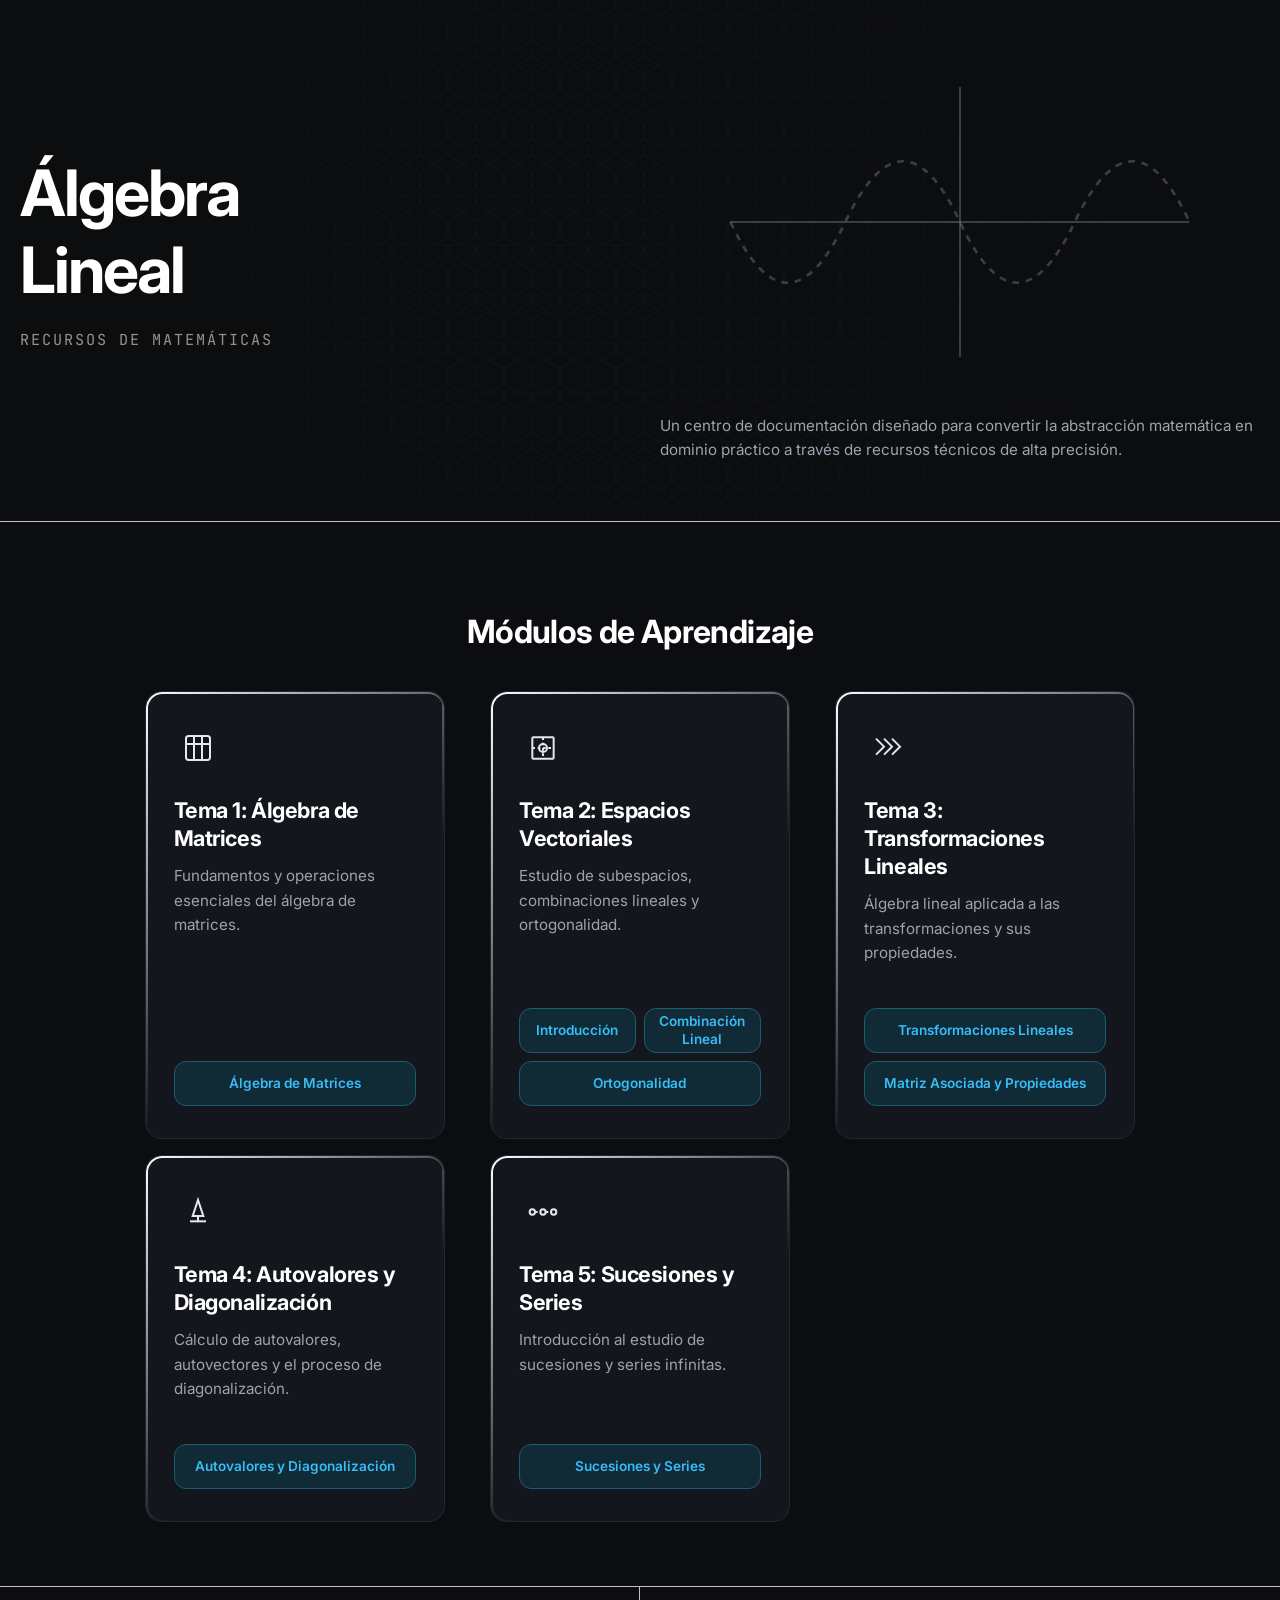
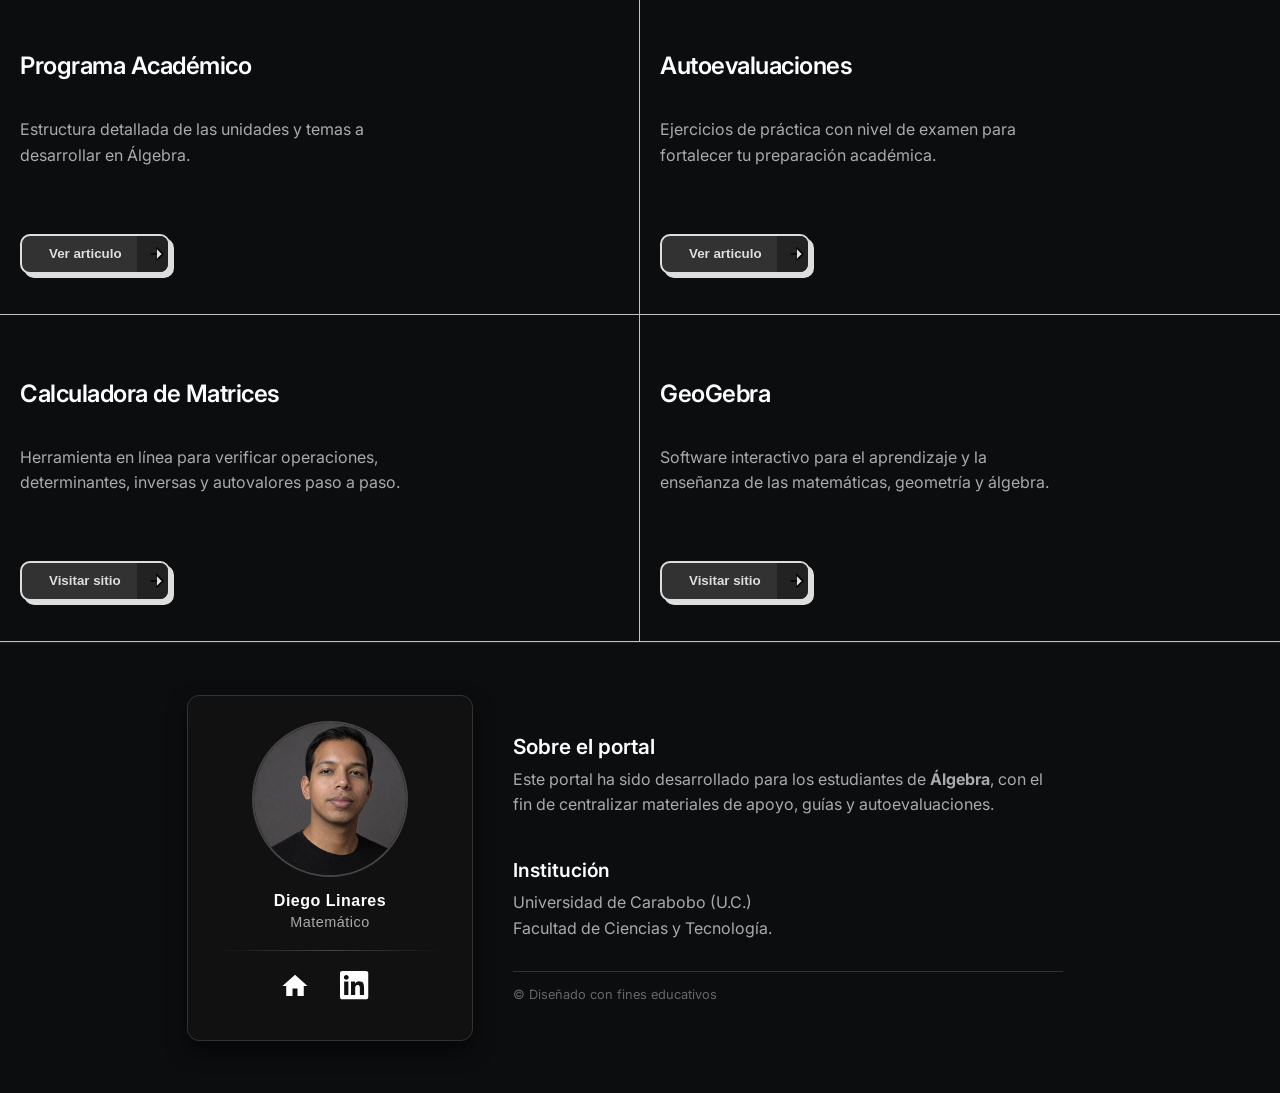
<file: index.html>
<!DOCTYPE html>
<html lang="es">

<head>
    <meta charset="UTF-8">
    <meta name="viewport" content="width=device-width, initial-scale=1.0">

    <title>Álgebra — Recursos de Matemáticas</title>
    <link rel="icon" type="image/png" href="assets/img/icon.png">

    <script type="application/ld+json">
    {
      "@context": "https://schema.org",
      "@type": "LearningResource",
      "name": "Álgebra — Recursos de Matemáticas",
      "url": "https://diegol117.github.io/elementos-discretos/",
      "inLanguage": "es",
      "author": {
        "@type": "Person",
        "name": "Diego Linares",
        "url": "https://diegol117.github.io/",
        "sameAs": [
          "https://www.linkedin.com/in/diegolinares117/",
          "https://orcid.org/0009-0003-5912-0066",
          "https://scholar.google.co.ve/citations?hl=es&user=8VQK9UcAAAAJ",
          "https://github.com/diegol117"
        ]
      }
    }
    </script>

    <meta name="description"
        content="Plataforma académica especializada en el estudio del Álgebra. Explore recursos sobre matrices, espacios vectoriales, transformaciones lineales, autovalores y sucesiones.">

    <meta name="keywords"
        content="álgebra, álgebra lineal, matrices, espacios vectoriales, transformaciones lineales, autovalores, sucesiones, series, recursos académicos">
    <link href="https://fonts.googleapis.com/css2?family=Inter:wght@400;700&family=JetBrains+Mono&display=swap"
        rel="stylesheet">
    <link rel="stylesheet" href="style.css">
    <script src="assets/js/script.js" defer></script>

    <style>
        /* Estilos adicionales para la cuadrícula de botones */
        .topics-grid {
            display: flex;
            flex-wrap: wrap;
            gap: 8px;
            margin-top: 15px;
            width: 100%;
        }

        .topics-grid .btn-apuntes {
            flex: 1 1 calc(50% - 8px);
            /* 2 columnas por defecto */
            padding: 10px 12px;
            font-size: 0.85rem;
            justify-content: center;
            text-align: center;
            min-height: 45px;
            display: flex;
            align-items: center;
        }

        /* Si el botón es el único hijo, que ocupe todo el ancho */
        .topics-grid .btn-apuntes:only-child {
            flex: 1 1 100%;
        }

        .topics-grid .btn-apuntes span {
            white-space: normal;
            line-height: 1.3;
        }

        /* Animación de la onda oscilante */
        .oscillating-wave {
            stroke-dasharray: 1000;
            stroke-dashoffset: 1000;
            animation: drawWave 4s ease-in-out infinite alternate;
        }

        @keyframes drawWave {
            0% {
                stroke-dashoffset: 1000;
            }

            100% {
                stroke-dashoffset: 0;
            }
        }

        /* Iconos de tarjetas */
        .card-icon-spiral {
            width: 100%;
            height: 100%;
            display: flex;
            align-items: center;
            justify-content: center;
        }
    </style>
</head>

<body>

    <header class="hero-section">
        <div class="hexagon-grid" aria-hidden="true"></div>

        <div class="container-max hero-container">
            <div class="hero-title-block">
                <h1 class="hero-main-title">Álgebra<br>Lineal</h1>
                <p class="hero-subtitle">Recursos de Matemáticas</p>
            </div>

            <div class="hero-content-block">
                <div class="venn-animation-container">
                    <!-- Figura oscilante -->
                    <svg class="dynamic-venn" viewBox="0 0 400 240" xmlns="http://www.w3.org/2000/svg" role="img">
                        <title>Onda oscilante en plano cartesiano</title>
                        <defs>
                            <linearGradient id="gradWave" x1="0%" y1="0%" x2="100%" y2="0%">
                                <stop offset="0%" style="stop-color:#00baeb;stop-opacity:1" />
                                <stop offset="100%" style="stop-color:#00baeb;stop-opacity:0.3" />
                            </linearGradient>
                        </defs>
                        <!-- Ejes -->
                        <line x1="30" y1="120" x2="370" y2="120" stroke="rgba(255,255,255,0.2)" stroke-width="1.5" />
                        <line x1="200" y1="20" x2="200" y2="220" stroke="rgba(255,255,255,0.2)" stroke-width="1.5" />

                        <!-- Onda Oscilante -->
                        <path class="oscillating-wave" d="M 30 120 Q 72 30, 115 120 T 200 120 T 285 120 T 370 120"
                            fill="none" stroke="url(#gradWave)" stroke-width="3" />
                        <path d="M 30 120 Q 72 210, 115 120 T 200 120 T 285 120 T 370 120" fill="none"
                            stroke="rgba(255,255,255,0.2)" stroke-width="2" stroke-dasharray="5,5" />
                    </svg>
                </div>

                <div class="hero-text">
                    <p class="card-paragraph" style="font-size: 0.95rem;">
                        Un centro de documentación diseñado para convertir la abstracción matemática en dominio práctico
                        a través de recursos técnicos de alta precisión.
                    </p>
                </div>
            </div>
        </div>
    </header>

    <main>
        <section class="features-section">
            <div class="container-max">
                <h2 class="main-title">Módulos de Aprendizaje</h2>

                <div class="features-grid">
                    <!-- TARJETA 1: Tema 1 -->
                    <article class="feature-card">
                        <div class="icon-box bg-yellow" aria-hidden="true">
                            <div class="card-icon-spiral">
                                <svg viewBox="0 0 24 24" fill="none" stroke="currentColor" stroke-width="1.5"
                                    style="width: 32px; height: 32px;">
                                    <rect x="3" y="3" width="18" height="18" rx="2" ry="2" />
                                    <line x1="3" y1="9" x2="21" y2="9" />
                                    <line x1="9" y1="3" x2="9" y2="21" />
                                    <line x1="15" y1="3" x2="15" y2="21" />
                                </svg>
                            </div>
                        </div>
                        <h3 class="card-title">Tema 1: Álgebra de Matrices</h3>
                        <p class="card-paragraph">Fundamentos y operaciones esenciales del álgebra de matrices.</p>

                        <div class="card-actions-group">
                            <div class="topics-grid">
                                <a href="assets\docs\tema_1.html" class="btn-apuntes btn-primary"><span>Álgebra de
                                        Matrices</span></a>
                            </div>
                        </div>
                    </article>

                    <!-- TARJETA 2: Tema 2 -->
                    <article class="feature-card">
                        <div class="icon-box bg-coral" aria-hidden="true">
                            <div class="card-icon-spiral">
                                <svg viewBox="0 0 24 24" fill="none" stroke="currentColor" stroke-width="1.5"
                                    style="width: 32px; height: 32px;">
                                    <path d="M4 20 L4 4 M4 4 L20 4 M20 4 L20 20 M20 20 L4 20" />
                                    <circle cx="12" cy="12" r="3" />
                                    <line x1="4" y1="12" x2="20" y2="12" stroke-dasharray="2,2" />
                                    <line x1="12" y1="4" x2="12" y2="20" stroke-dasharray="2,2" />
                                </svg>
                            </div>
                        </div>
                        <h3 class="card-title">Tema 2: Espacios Vectoriales</h3>
                        <p class="card-paragraph">Estudio de subespacios, combinaciones lineales y ortogonalidad.</p>

                        <div class="card-actions-group">
                            <div class="topics-grid">
                                <a href="assets\docs\tema_2.html"
                                    class="btn-apuntes btn-primary"><span>Introducción</span></a>
                                <a href="assets\docs\tema_2_b.html" class="btn-apuntes btn-primary"><span>Combinación
                                        Lineal</span></a>
                                <a href="assets\docs\tema_2_c.html"
                                    class="btn-apuntes btn-primary"><span>Ortogonalidad</span></a>
                            </div>
                        </div>
                    </article>

                    <!-- TARJETA 3: Tema 3 -->
                    <article class="feature-card">
                        <div class="icon-box bg-purple" aria-hidden="true">
                            <div class="card-icon-spiral">
                                <svg viewBox="0 0 24 24" fill="none" stroke="currentColor" stroke-width="1.5"
                                    style="width: 32px; height: 32px;">
                                    <path d="M3 17l6-6-6-6M9 17l6-6-6-6M15 17l6-6-6-6" />
                                </svg>
                            </div>
                        </div>
                        <h3 class="card-title">Tema 3: Transformaciones Lineales</h3>
                        <p class="card-paragraph">Álgebra lineal aplicada a las transformaciones y sus propiedades.</p>

                        <div class="card-actions-group">
                            <div class="topics-grid">
                                <a href="assets\docs\tema_3_1.html"
                                    class="btn-apuntes btn-primary"><span>Transformaciones Lineales</span></a>
                                <a href="assets\docs\tema_3_2.html" class="btn-apuntes btn-primary"><span>Matriz
                                        Asociada y Propiedades</span></a>
                            </div>
                        </div>
                    </article>

                    <!-- TARJETA 4: Tema 4 -->
                    <article class="feature-card">
                        <div class="icon-box bg-green" aria-hidden="true">
                            <div class="card-icon-spiral">
                                <svg viewBox="0 0 24 24" fill="none" stroke="currentColor" stroke-width="1.5"
                                    style="width: 32px; height: 32px;">
                                    <path d="M8 15 L12 3 L16 15 Z" />
                                    <line x1="6" y1="19" x2="18" y2="19" />
                                    <line x1="12" y1="15" x2="12" y2="19" />
                                </svg>
                            </div>
                        </div>
                        <h3 class="card-title">Tema 4: Autovalores y Diagonalización</h3>
                        <p class="card-paragraph">Cálculo de autovalores, autovectores y el proceso de diagonalización.
                        </p>

                        <div class="card-actions-group">
                            <div class="topics-grid">
                                <a href="assets\docs\tema_4.html" class="btn-apuntes btn-primary"><span>Autovalores y
                                        Diagonalización</span></a>
                            </div>
                        </div>
                    </article>

                    <!-- TARJETA 5: Tema 5 -->
                    <article class="feature-card">
                        <div class="icon-box bg-blue" aria-hidden="true">
                            <div class="card-icon-spiral">
                                <svg viewBox="0 0 24 24" fill="none" stroke="currentColor" stroke-width="1.5"
                                    style="width: 32px; height: 32px;">
                                    <circle cx="4" cy="12" r="2" />
                                    <circle cx="12" cy="12" r="2" />
                                    <circle cx="20" cy="12" r="2" />
                                    <path d="M6 12h4M14 12h4" stroke-dasharray="2,2" />
                                </svg>
                            </div>
                        </div>
                        <h3 class="card-title">Tema 5: Sucesiones y Series</h3>
                        <p class="card-paragraph">Introducción al estudio de sucesiones y series infinitas.</p>

                        <div class="card-actions-group">
                            <div class="topics-grid">
                                <a href="assets\docs\tema_5.html" class="btn-apuntes btn-primary"><span>Sucesiones y
                                        Series</span></a>
                            </div>
                        </div>
                    </article>

                </div>
            </div>
        </section>
        <!-- Sección de descargas -->
        <section class="downloads-section">
            <div class="container-max downloads-grid">

                <!-- 1. Programa Académico -->
                <div class="download-card">
                    <h3 class="download-title">Programa Académico</h3>
                    <p class="download-text">Estructura detallada de las unidades y temas a desarrollar en Álgebra.</p>
                    <button class="button" onclick="window.location.href='assets/docs/temario.html'">
                        <span class="button__text">Ver articulo</span>
                        <span class="button__icon">
                            <!-- Nuevo ícono de flecha hacia la derecha -->
                            <svg class="svg" viewBox="0 0 24 24" fill="none" stroke="currentColor" stroke-width="2"
                                stroke-linecap="round" stroke-linejoin="round">
                                <line x1="5" y1="12" x2="19" y2="12"></line>
                                <polyline points="12 5 19 12 12 19"></polyline>
                            </svg>
                        </span>
                    </button>
                </div>
                <div class="download-card">
                    <h3 class="download-title">Autoevaluaciones</h3>
                    <p class="download-text">Ejercicios de práctica con nivel de examen para fortalecer tu preparación
                        académica.</p>
                    <button class="button" onclick="window.location.href='assets/docs/banco-preguntas.html'">
                        <span class="button__text">Ver articulo</span>
                        <span class="button__icon">
                            <!-- Nuevo ícono de flecha hacia la derecha -->
                            <svg class="svg" viewBox="0 0 24 24" fill="none" stroke="currentColor" stroke-width="2"
                                stroke-linecap="round" stroke-linejoin="round">
                                <line x1="5" y1="12" x2="19" y2="12"></line>
                                <polyline points="12 5 19 12 12 19"></polyline>
                            </svg>
                        </span>
                    </button>
                </div>


                <!-- 3. Calculadora de Matrices -->
                <div class="download-card">
                    <h3 class="download-title">Calculadora de Matrices</h3>
                    <p class="download-text">Herramienta en línea para verificar operaciones, determinantes, inversas y
                        autovalores paso a paso.</p>
                    <button class="button" onclick="window.open('https://matrixcalc.org/', '_blank')">
                        <span class="button__text">Visitar sitio</span>
                        <span class="button__icon">
                            <svg class="svg" viewBox="0 0 24 24" fill="none" stroke="currentColor" stroke-width="2"
                                stroke-linecap="round" stroke-linejoin="round">
                                <line x1="5" y1="12" x2="19" y2="12"></line>
                                <polyline points="12 5 19 12 12 19"></polyline>
                            </svg>
                        </span>
                    </button>
                </div>

                <!-- 2. GeoGebra -->
                <div class="download-card">
                    <h3 class="download-title">GeoGebra</h3>
                    <p class="download-text">Software interactivo para el aprendizaje y la enseñanza de las matemáticas,
                        geometría y álgebra.</p>

                    <button class="button" onclick="window.open('https://www.geogebra.org/', '_blank')">
                        <span class="button__text">Visitar sitio</span>
                        <span class="button__icon">
                            <!-- Ícono de flecha hacia la derecha -->
                            <svg class="svg" viewBox="0 0 24 24" fill="none" stroke="currentColor" stroke-width="2"
                                stroke-linecap="round" stroke-linejoin="round">
                                <line x1="5" y1="12" x2="19" y2="12"></line>
                                <polyline points="12 5 19 12 12 19"></polyline>
                            </svg>
                        </span>
                    </button>
                </div>


                <!-- 4. Autoevaluaciones -->


            </div>
        </section>
        <!-- Perfil -->
        <section class="profile-section">
            <div class="container-max"
                style="display: flex; flex-wrap: wrap; justify-content: center; align-items: center; gap: 10px; padding: 1px 1px; margin: 0 auto;">

                <div class="card-client" style="margin: 0;">
                    <div class="user-picture">
                        <img src="assets/img/profile-diego-2.jpg" alt="Diego Linares"
                            style="width: 100%; height: 100%; object-fit: cover; display: block;">
                    </div>
                    <p class="name-client">
                        Diego Linares
                        <span>Matemático</span>
                    </p>
                    <div class="social-media">
                        <ul
                            style="display:flex; flex-wrap:wrap; justify-content:center; gap:20px; padding:0; list-style:none; margin: 0;">
                            <li>
                                <a href="https://diegol117.github.io/" target="_blank" rel="noopener noreferrer">
                                    <svg viewBox="0 0 24 24" fill="currentColor" style="width: 30px; height: 30px;">
                                        <path d="M10 20v-6h4v6h5v-8h3L12 3 2 12h3v8z" />
                                    </svg>
                                    <span class="tooltip-social">Website</span>
                                </a>
                            </li>
                            <li>
                                <a href="https://www.linkedin.com/in/diegolinares117/" target="_blank"
                                    rel="noopener noreferrer">
                                    <svg viewBox="0 0 34 34" fill="currentColor" role="img"
                                        style="width: 40px; height: 40px;">
                                        <path
                                            d="M20.447 20.452h-3.554v-5.569c0-1.328-.027-3.037-1.852-3.037-1.853 0-2.136 1.445-2.136 2.939v5.667H9.351V9h3.414v1.561h.046c.477-.9 1.637-1.85 3.37-1.85 3.601 0 4.267 2.37 4.267 5.455v6.286zM5.337 7.433c-1.144 0-2.063-.926-2.063-2.065 0-1.138.92-2.063 2.063-2.063 1.14 0 2.064.925 2.064 2.063 0 1.139-.925 2.065-2.064 2.065zm1.782 13.019H3.555V9h3.564v11.452zM22.225 0H1.771C.792 0 0 .774 0 1.729v20.542C0 23.227.792 24 1.771 24h20.451C23.2 24 24 23.227 24 22.271V1.729C24 .774 23.2 0 22.222 0h.003z">
                                        </path>
                                    </svg>
                                    <span class="tooltip-social">LinkedIn</span>
                                </a>
                            </li>
                        </ul>
                    </div>
                </div>

                <div class="profile-info"
                    style="max-width: 550px; text-align: left; margin-left: 30px; margin-right: 30px; padding: 40px 0;">

                    <div class="info-item" style="margin-bottom: 40px;">
                        <h4 style="color: #fff; margin-bottom: 8px; font-size: 1.3rem;">Sobre el portal</h4>
                        <p style="color: #aaa; line-height: 1.6; font-size: 1rem; margin: 0;">
                            Este portal ha sido desarrollado para los estudiantes de <strong>Álgebra</strong>, con el
                            fin de centralizar materiales de apoyo, guías y autoevaluaciones.
                        </p>
                    </div>

                    <div class="info-item" style="margin-bottom: 20px;">
                        <h4 style="color: #fff; margin-bottom: 8px; font-size: 1.2rem;">Institución</h4>
                        <p style="color: #aaa; line-height: 1.6; font-size: 1rem; margin: 0;">
                            Universidad de Carabobo (U.C.)<br>
                            Facultad de Ciencias y Tecnología.
                        </p>
                    </div>

                    <div class="info-footer" style="border-top: 1px solid #333; padding-top: 15px; margin-top: 30px;">
                        <p style="color: #666; font-size: 0.8rem; margin: 0;">© Diseñado con fines educativos</p>
                    </div>
                </div>
            </div>
        </section>

    </main>

</body>

</html>
</file>
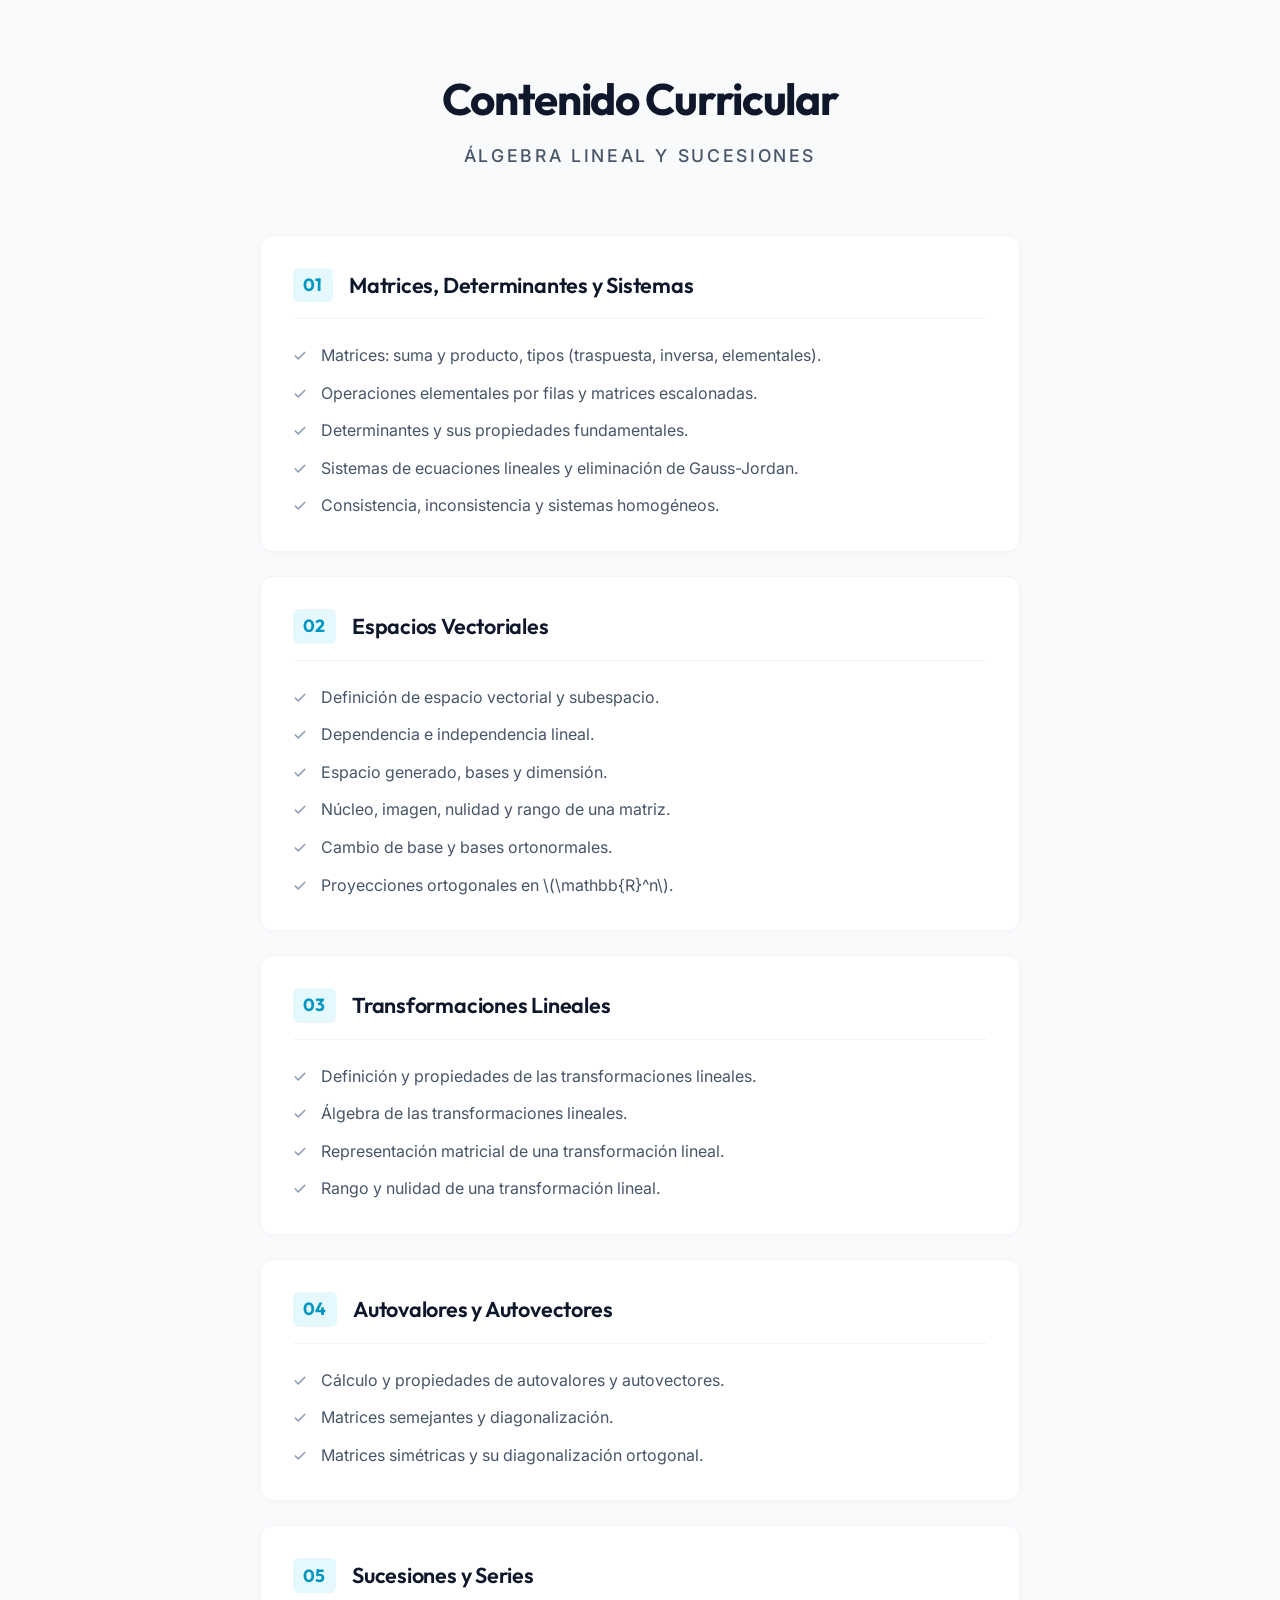
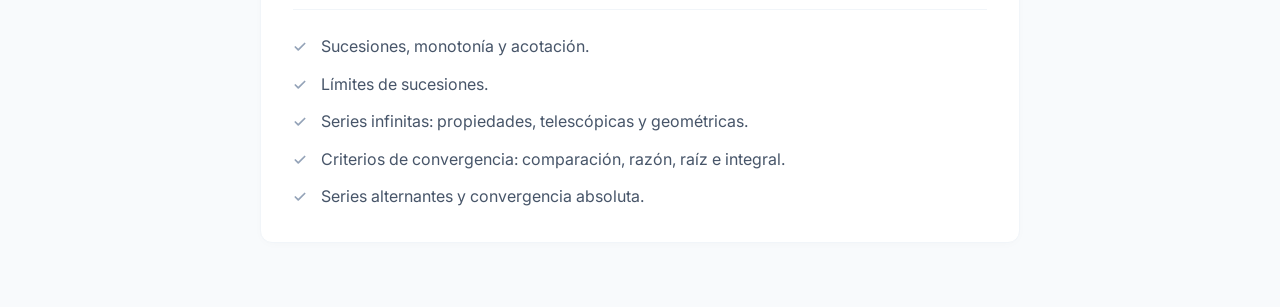
<file: assets/docs/temario.html>
<!DOCTYPE html>
<html lang="es">
<head>
  <meta charset="UTF-8">
  <meta name="viewport" content="width=device-width, initial-scale=1.0">
  <title>Temario de la Asignatura</title>
  
  <!-- Fuentes de Google -->
  <link rel="preconnect" href="https://fonts.googleapis.com">
  <link rel="preconnect" href="https://fonts.gstatic.com" crossorigin>
  <link href="https://fonts.googleapis.com/css2?family=Inter:wght@400;500&family=Outfit:wght@500;600;700&display=swap" rel="stylesheet">

  <style>
    :root {
      --bg: #f8fafc;
      --surface: #ffffff;
      --text-main: #0f172a;
      --text-muted: #475569;
      
      /* NUEVO COLOR PRINCIPAL (Cian) */
      --primary: #00baeb; 
      /* Fondo sutil para la etiqueta numérica (mismo color pero con opacidad) */
      --primary-light: rgba(0, 186, 235, 0.1); 
      
      --border: #e2e8f0;
    }

    * {
      box-sizing: border-box;
      margin: 0;
      padding: 0;
    }

    body {
      font-family: 'Inter', system-ui, sans-serif;
      background-color: var(--bg);
      color: var(--text-main);
      line-height: 1.6;
      padding: 4rem 1.5rem;
    }

    .container {
      max-width: 760px;
      margin: 0 auto;
    }

    /* Encabezado */
    .header {
      text-align: center;
      margin-bottom: 4rem;
    }

    .header h1 {
      font-family: 'Outfit', sans-serif;
      font-size: 2.75rem;
      font-weight: 700;
      color: var(--text-main);
      margin-bottom: 0.5rem;
      letter-spacing: -0.03em;
    }

    .header p {
      color: var(--text-muted);
      font-size: 1.1rem;
      text-transform: uppercase;
      letter-spacing: 0.15em;
      font-weight: 500;
    }

    /* Contenedor de los Temas */
    .syllabus-list {
      display: flex;
      flex-direction: column;
      gap: 1.5rem;
    }

    /* Tarjeta del Tema */
    .module {
      background-color: var(--surface);
      border: 1px solid #f1f5f9;
      border-radius: 12px;
      padding: 2rem;
      position: relative;
      box-shadow: 0 2px 12px -4px rgba(0, 0, 0, 0.04);
      transition: all 0.3s ease;
      overflow: hidden;
    }

    /* Barra de gradiente que aparece al hacer hover (usando tus colores) */
    .module::before {
      content: "";
      position: absolute;
      top: 0;
      left: 0;
      width: 4px;
      height: 100%;
      background: linear-gradient(180deg, rgba(0,186,235,1) 0%, rgba(0,186,235,0.3) 100%);
      opacity: 0;
      transition: opacity 0.3s ease;
    }

    .module:hover {
      box-shadow: 0 8px 25px -5px rgba(0, 186, 235, 0.15); /* Sombra con tinte cian */
      border-color: #e0f2fe;
      transform: translateX(4px); /* Se desplaza sutilmente a la derecha */
    }

    .module:hover::before {
      opacity: 1; /* Muestra la barra de gradiente */
    }

    /* Cabecera de la tarjeta (Número + Título) */
    .module-header {
      display: flex;
      align-items: center;
      gap: 1rem;
      margin-bottom: 1.5rem;
      border-bottom: 1px solid #f1f5f9;
      padding-bottom: 1rem;
    }

    /* Número estilizado */
    .module-number {
      font-family: 'Outfit', sans-serif;
      font-weight: 700;
      font-size: 1.1rem;
      color: #0096c0; /* Un tono ligeramente más oscuro para que sea legible sobre el fondo claro */
      background-color: var(--primary-light);
      padding: 0.2rem 0.6rem;
      border-radius: 6px;
      letter-spacing: 0.05em;
    }

    /* Título del Tema */
    .module h2 {
      font-family: 'Outfit', sans-serif;
      font-size: 1.35rem;
      font-weight: 600;
      color: var(--text-main);
      letter-spacing: -0.01em;
    }

    /* Lista de subtemas */
    .subtopics {
      list-style: none;
      display: flex;
      flex-direction: column;
      gap: 0.75rem;
    }

    .subtopics li {
      position: relative;
      padding-left: 1.75rem;
      color: var(--text-muted);
      font-size: 1rem;
    }

    /* Ícono de check minimalista */
    .subtopics li::before {
      content: "";
      position: absolute;
      left: 0;
      top: 6px;
      width: 14px;
      height: 14px;
      /* Check en color gris azulado por defecto */
      background-image: url("data:image/svg+xml,%3Csvg xmlns='http://www.w3.org/2000/svg' viewBox='0 0 24 24' fill='none' stroke='%2394a3b8' stroke-width='3' stroke-linecap='round' stroke-linejoin='round'%3E%3Cpolyline points='20 6 9 17 4 12'%3E%3C/polyline%3E%3C/svg%3E");
      background-size: contain;
      background-position: center;
      background-repeat: no-repeat;
      transition: stroke 0.3s ease;
    }

    .module:hover .subtopics li::before {
      /* Check en color Cian al pasar el mouse */
      background-image: url("data:image/svg+xml,%3Csvg xmlns='http://www.w3.org/2000/svg' viewBox='0 0 24 24' fill='none' stroke='%2300baeb' stroke-width='3' stroke-linecap='round' stroke-linejoin='round'%3E%3Cpolyline points='20 6 9 17 4 12'%3E%3C/polyline%3E%3C/svg%3E");
    }

    /* Adaptación para móviles */
    @media (max-width: 600px) {
      body { padding: 2.5rem 1rem; }
      .header h1 { font-size: 2rem; }
      .module { padding: 1.5rem; }
      .module:hover { transform: none; } /* Evita saltos en móvil */
      .module-header { flex-direction: column; align-items: flex-start; gap: 0.5rem; }
      .module h2 { font-size: 1.2rem; }
      .subtopics li { font-size: 0.95rem; }
    }
  </style>
</head>
<body>

  <div class="container">
    
    <header class="header">
      <h1>Contenido Curricular</h1>
      <p>Álgebra Lineal y Sucesiones</p>
    </header>

    <div class="syllabus-list">

      <!-- MÓDULO 1 -->
      <div class="module">
        <div class="module-header">
          <span class="module-number">01</span>
          <h2>Matrices, Determinantes y Sistemas</h2>
        </div>
        <ul class="subtopics">
          <li>Matrices: suma y producto, tipos (traspuesta, inversa, elementales).</li>
          <li>Operaciones elementales por filas y matrices escalonadas.</li>
          <li>Determinantes y sus propiedades fundamentales.</li>
          <li>Sistemas de ecuaciones lineales y eliminación de Gauss-Jordan.</li>
          <li>Consistencia, inconsistencia y sistemas homogéneos.</li>
        </ul>
      </div>

      <!-- MÓDULO 2 -->
      <div class="module">
        <div class="module-header">
          <span class="module-number">02</span>
          <h2>Espacios Vectoriales</h2>
        </div>
        <ul class="subtopics">
          <li>Definición de espacio vectorial y subespacio.</li>
          <li>Dependencia e independencia lineal.</li>
          <li>Espacio generado, bases y dimensión.</li>
          <li>Núcleo, imagen, nulidad y rango de una matriz.</li>
          <li>Cambio de base y bases ortonormales.</li>
          <li>Proyecciones ortogonales en \(\mathbb{R}^n\).</li>
        </ul>
      </div>

      <!-- MÓDULO 3 -->
      <div class="module">
        <div class="module-header">
          <span class="module-number">03</span>
          <h2>Transformaciones Lineales</h2>
        </div>
        <ul class="subtopics">
          <li>Definición y propiedades de las transformaciones lineales.</li>
          <li>Álgebra de las transformaciones lineales.</li>
          <li>Representación matricial de una transformación lineal.</li>
          <li>Rango y nulidad de una transformación lineal.</li>
        </ul>
      </div>

      <!-- MÓDULO 4 -->
      <div class="module">
        <div class="module-header">
          <span class="module-number">04</span>
          <h2>Autovalores y Autovectores</h2>
        </div>
        <ul class="subtopics">
          <li>Cálculo y propiedades de autovalores y autovectores.</li>
          <li>Matrices semejantes y diagonalización.</li>
          <li>Matrices simétricas y su diagonalización ortogonal.</li>
        </ul>
      </div>

      <!-- MÓDULO 5 -->
      <div class="module">
        <div class="module-header">
          <span class="module-number">05</span>
          <h2>Sucesiones y Series</h2>
        </div>
        <ul class="subtopics">
          <li>Sucesiones, monotonía y acotación.</li>
          <li>Límites de sucesiones.</li>
          <li>Series infinitas: propiedades, telescópicas y geométricas.</li>
          <li>Criterios de convergencia: comparación, razón, raíz e integral.</li>
          <li>Series alternantes y convergencia absoluta.</li>
        </ul>
      </div>

    </div>
  </div>

</body>
</html>
</file>
<file: style.css>
:root {
    --bg-main: #0c0d0f;
    --bg-card: #16181d;
    --text-main: #ffffff;
    --text-sub: #8a8f98;
    --accent-cyan: #00baeb;
    --primary-btn: #ccf381;
    --icon-yellow: #f4d16e;
    --icon-coral: #ee7c68;
    --icon-purple: #c3acf0;
}

/* 1. CONFIGURACIÓN BASE */
body {
    background-color: var(--bg-main);
    color: var(--text-main);
    margin: 0;
    font-family: 'Inter', -apple-system, BlinkMacSystemFont, 'Segoe UI', Roboto, sans-serif;
    display: block;
}

/* 2. HERO SECTION (BLOQUE SUPERIOR) */
.hero-section {
    position: relative;
    width: 100%;
    overflow: hidden;
    background-color: var(--bg-main);
    border-bottom: 1px solid rgba(255, 255, 255, 0.75);
    padding: 10px 0;
    box-sizing: border-box;
}



/* Tarjeta de Autor Especial (Estilo card-client adaptado) */
.author-card {
    background: #111;
    padding: 2rem; /* Ajustado para igualar a las feature-cards */
    border: 1px solid #333;
    border-radius: 12px;
    box-shadow: 0 10px 20px rgba(0, 0, 0, 0.5);
    text-align: center;
    color: #fff;
    font-family: "Poppins", sans-serif;
    display: flex;
    flex-direction: column;
    align-items: center;
    justify-content: center;
    min-height: 230px; /* Misma altura que tus artículos */
    transition: transform 0.3s ease, box-shadow 0.3s ease, border-color 0.3s ease;
    position: relative;
    box-sizing: border-box;
}

.author-card:hover {
    transform: translateY(-10px);
    border-color: #555;
    box-shadow: 0 15px 30px rgba(0, 0, 0, 0.8);
}

/* Imagen del autor con el efecto azul de tu card-client */
.author-card .user-picture {
    width: 9.5rem;
    height: 9.5rem;
    border-radius: 50%;
    overflow: hidden;
    margin-bottom: 0.25rem;
    border: 2px solid #444;
    transition: border-color 0.3s ease;
}

.author-card:hover .user-picture {
    border-color: #0077b5; /* El color azul que definiste */
}

/* Tipografía adaptada */
.author-card .name-client {
    font-size: 1.4rem;
    font-weight: 600;
    line-height: 1.2;
    margin-bottom: 0.5rem;
    color: #ffffff;
    letter-spacing: -0.02em;
}

.author-card .name-client span {
    display: block;
    font-size: 0.95rem;
    color: rgba(255, 255, 255, 0.7);
    font-weight: 400;
}



/* Tipografía de la Tarjeta */
.card-title {
    font-size: 1.4rem;
    font-weight: 600;
    line-height: 1.2;
    margin-bottom: 1rem;
    color: #ffffff;
    letter-spacing: -0.02em;
}

.card-paragraph {
    font-size: 0.95rem;
    line-height: 1.6;
    color: rgba(255, 255, 255, 0.7);
    margin-bottom: 2rem;
    font-weight: 400;
}

.card-paragraph strong {
    color: rgba(255, 255, 255, 0.9);
    font-weight: 500;
}

.card-footer {
margin-top: 1.5rem;   /* Usa un valor fijo para controlar la distancia exacta */
    padding-top: 0;
}


.hexagon-grid {
    position: absolute;
    top: 0;
    left: 0;
    width: 100%;
    height: 100%;
    z-index: 0;
    opacity: 0.12;
    background-image: url("data:image/svg+xml,%3Csvg xmlns='http://www.w3.org/2000/svg' width='28' height='49' viewBox='0 0 28 49'%3E%3Cpath fill='none' stroke='%234a4e57' stroke-width='1' d='M13.9 49L0 41.1V25.3l13.9-7.9L27.8 25.3V41.1L13.9 49zM0 8.2V0h27.8v8.2l-13.9 7.9L0 8.2z'/%3E%3C/svg%3E");
    -webkit-mask-image: radial-gradient(circle, black 30%, transparent 80%);
    mask-image: radial-gradient(circle, black 30%, transparent 80%);
    pointer-events: none;
}

.hero-container {
    position: relative;
    z-index: 1;
    max-width: 850px;
    margin: 0 auto;
    padding: 20px;
    display: grid;
    grid-template-columns: 1.4fr 1.4fr;
    gap: 40px;
    align-items: center;
}

.hero-main-title {
    font-size: 4rem;
    font-weight: 700;
    line-height: 1.2;
    letter-spacing: -0.03em;
    margin: 0;
}

.hero-subtitle {
    margin-top: 20px;
    color: #939191;
    font-family: 'JetBrains Mono', monospace;
    font-size: 0.95rem;
    text-transform: uppercase;
    letter-spacing: 2px;
}

/* 3. ANIMACIÓN DIAGRAMA DE VENN */
.venn-animation-container {
    background: transparent;
    backdrop-filter: blur(1px);
    padding: 30px;
    display: flex;
    justify-content: center;
    align-items: center;
}

.circle-1 {
    animation: intersectVenn 7s ease-in-out infinite;
    filter: drop-shadow(0 0 15px rgba(0, 186, 235, 0.3));
    mix-blend-mode: screen;
}

.circle-2 {
    animation: intersectVennReverse 7s ease-in-out infinite;
    mix-blend-mode: screen;
}

@keyframes intersectVenn {

    0%,
    100% {
        transform: translateX(-45px);
        opacity: 0.8;
    }

    50% {
        transform: translateX(35px);
        opacity: 1;
    }
}

@keyframes intersectVennReverse {

    0%,
    100% {
        transform: translateX(45px);
        opacity: 0.8;
    }

    50% {
        transform: translateX(-35px);
        opacity: 1;
    }
}

/* 4. SECCIÓN DE CARACTERÍSTICAS (TARJETAS) */
.features-section {
    width: 100%;
    border-bottom: 1px solid rgba(255, 255, 255, 0.75);
    padding: 60px 0 80px;
}

.features-container {
    /* Fijamos el ancho máximo para que el zoom no estire las tarjetas */
    width: 1100px;
    max-width: 95%;
    /* Margen de seguridad para pantallas pequeñas */
    margin: 0 auto;
    display: flex;
    flex-direction: column;
    align-items: center;
}

.main-title {
    text-align: center;
    font-size: 2.2rem;
    font-weight: 700;
    margin-bottom: 3.5rem;
}

.feature-card {
    background: var(--bg-card);
    padding: 1rem; /* Reducido ligeramente de 2.5rem para mejor balance */
    border-radius: 16px;
    position: relative;

    /* SOLUCIÓN AL ESTIRAMIENTO: */
    width: 100%;
    max-width: 300px; /* Evita que la tarjeta crezca más allá de esto */
    height: 400px;    /* Aumentado un poco para que el contenido respire si hay mucho texto */
    margin: 0 auto;   /* Centra la tarjeta si el contenedor es más ancho */
    box-sizing: border-box; /* Fundamental: incluye el padding en el cálculo del ancho */

    display: flex;
    flex-direction: column;
    justify-content: flex-start; /* Alinea el contenido arriba */

    transition: transform 0.4s cubic-bezier(0.175, 0.885, 0.32, 1.275),
                background 0.3s ease,
                box-shadow 0.3s ease;
    cursor: default;
    backface-visibility: hidden;
    -webkit-font-smoothing: subpixel-antialiased;
    isolation: isolate;
}

.features-section {
    /* ... */
    overflow-x: auto;
    /* Si la ventana es más estrecha que 1020px, permite scroll lateral */
}

.feature-card::before {
    content: "";
    position: absolute;
    inset: 0;
    z-index: -1;
    pointer-events: none;
    border-radius: 16px;
    padding: 1.5px;
    /* Borde un poco más definido */
    background: linear-gradient(135deg, rgba(255, 255, 255, 1), transparent 60%);
    -webkit-mask: linear-gradient(#fff 0 0) content-box, linear-gradient(#fff 0 0);
    mask-composite: exclude;
    -webkit-mask-composite: xor;
}

.feature-card:hover {
    transform: translateY(-10px);
    /* Elevación */
    background: rgba(22, 24, 29, 0.8);
    box-shadow: 0 20px 40px rgba(0, 0, 0, 0.4);
}

.icon-box {
    width: 48px;
    height: 48px;
    border-radius: 10px;
    display: flex;
    justify-content: center;
    align-items: center;
    margin-bottom: 1.5rem;
}

.icon-yellow {
    background-color: var(--icon-yellow);
    color: #000;
}

.icon-coral {
    background-color: var(--icon-coral);
    color: #000;
}

.icon-purple {
    background-color: var(--icon-purple);
    color: #000;
}

/* 5. SECCIÓN DE DESCARGAS (GRID TÉCNICO) */
.downloads-section {
    width: 100%;
    background-color: transparent;
}

.downloads-grid {
    display: grid;
    grid-template-columns: repeat(2, 1fr);
    max-width: 1200px;
    margin: 0 auto;
}

.download-card {
    display: flex;
    flex-direction: column;
    justify-content: space-between;
    gap: 1px;
    /* Crea un espacio uniforme entre título, texto y botón */
    padding: 40px 20px;
    border-right: 1px solid rgba(255, 255, 255, 0.75);
    border-bottom: 1px solid rgba(255, 255, 255, 0.75);
    display: flex;
    flex-direction: column;
    justify-content: space-between;
    transition: background 0.3s ease;
}

.download-card:nth-child(2n) {
    border-right: none;
}

.download-card:hover {
    background: rgba(255, 255, 255, 0.04);
}

.download-title {
    font-size: 1.5rem;
    font-weight: 600;
    margin-bottom: 20px;
    letter-spacing: -0.02em;
}

.download-text {
    color: #aaa;
    font-size: 1rem;
    line-height: 1.6;
    margin-bottom: 40px;
    max-width: 400px;
}

.button {
    --main-focus: #2d8cf0;
    --font-color: #dedede;
    --bg-color-sub: #222;
    --bg-color: #323232;
    --main-color: #dedede;
    margin-top: 24px;
    position: relative;
    width: 150px;
    height: 40px;
    cursor: pointer;
    display: flex;
    align-items: center;
    border: 2px solid var(--main-color);
    box-shadow: 4px 4px var(--main-color);
    background-color: var(--bg-color);
    border-radius: 10px;
    overflow: hidden;
    text-decoration: none;
    /* ELIMINA EL SUBRAYADO */
}

.button,
.button__icon,
.button__text {
    transition: all 0.3s;
}

.button .button__text {
    transform: translateX(21px);
    color: var(--font-color);
    font-weight: 600;
}

.button .button__icon {
    position: absolute;
    transform: translateX(109px);
    height: 100%;
    width: 39px;
    background-color: var(--bg-color-sub);
    display: flex;
    align-items: center;
    justify-content: center;
}

.button .svg {
    width: 20px;
    fill: var(--main-color);
}

.button:hover {
    background: var(--bg-color);
}

.button:hover .button__text {
    color: transparent;
}

.button:hover .button__icon {
    width: 148px;
    transform: translateX(0);
}

.button:active {
    transform: translate(3px, 3px);
    box-shadow: 0px 0px var(--main-color);
}
.button-doble {
    display: flex;
    align-items: center; /* Centra verticalmente */
    width: 190px;
    height: 35px;
    background-color: #323232;
    border: 2px solid #dedede;
    border-radius: 10px;
    box-shadow: 4px 4px #dedede;
    overflow: hidden;
    padding: 0; /* Asegura que no haya espacio extra */
}

/* LA LÍNEA SEPARADORA */
.btn-separator {
    width: 2px;               /* Grosor idéntico al borde exterior */
    height: 100%;            /* Forzamos alto total */
    background-color: #8e8e8e; /* Color exacto del borde */
    flex-shrink: 0;           /* PROHIBIDO que los botones la aplasten */
    display: block !important; /* Forzamos renderizado */
}

.btn-left, .btn-right {
    flex: 1;
    display: flex;
    align-items: center;
    justify-content: center;
    text-decoration: none;
    height: 100%;
    color: #dedede;
    font-weight: 600;
    font-size: 12px;
    transition: background 0.3s;
}

.btn-left:hover, .btn-right:hover {
    background-color: #444;
}
/* 6. RESPONSIVIDAD */
@media (max-width: 900px) {

    .hero-container,
    .features-grid,
    .downloads-grid {
        grid-template-columns: 1fr;
    }

    .hero-main-title {
        font-size: 3.2rem;
    }

    .download-card {
        border-right: none;
    }
}
.card-client {
  /* Fondo oscuro para que no desentone con el sitio */
  background: #111;
  width: 14rem;
  padding: 25px 30px;
  /* Borde sutil en lugar de blanco grueso */
  border: 1px solid #333;
  /* Sombra más suave para profundidad */
  box-shadow: 0 10px 20px rgba(0, 0, 0, 0.5);
  border-radius: 12px;
  text-align: center;
  color: #fff;
  font-family: "Poppins", sans-serif;
  transition: all 0.3s ease;
  margin: 0 auto;
}

.card-client:hover {
  transform: translateY(-10px);
  /* Brillo sutil al pasar el mouse, similar a tus botones */
  border-color: #555;
  box-shadow: 0 15px 30px rgba(0, 0, 0, 0.8);
}

.user-picture {
  overflow: hidden;
  width: 9.5rem;
  height: 9.5rem;
  /* El borde del avatar ahora es más discreto */
  border: 2px solid #444;
  background: #1a1a1a;
  border-radius: 50%;
  display: flex;
  justify-content: center;
  align-items: center;
  margin: auto;
  transition: all 0.3s ease;
}

.card-client:hover .user-picture {
  border-color: #0077b5; /* Color sutil de LinkedIn al hacer hover */
}

.user-picture svg {
  width: 2rem;
  fill: #ccc;
}

.name-client {
  margin: 0;
  margin-top: 15px;
  font-weight: 600;
  font-size: 1rem;
  letter-spacing: 0.5px;
}

.name-client span {
  display: block;
  font-weight: 300;
  font-size: 0.9rem;
  color: #aaa; /* Color grisáceo para el cargo */
  margin-top: 4px;
}


/* Separador de Redes Sociales */
.social-media:before {
    content: " ";
    display: block;
    width: 100%;
    height: 1px;
    margin: 20px 0;
    background: linear-gradient(90deg, transparent, #444, transparent);
}

/* Enlaces de Redes (Consolidado) */
.social-media a {
    position: relative;
    display: inline-block;
    margin: 0 5px;
    text-decoration: none;
    color: #fff;
    transition: all 0.3s ease;
}

.social-media svg {
    width: 35px;
    height: 35px;
    fill: #ffffff;
    transition: all 0.3s ease;
}

/* Estados Hover */
.social-media a:hover {
    transform: scale(1.1);
}

.social-media a:hover svg {
    fill: #fff;
    filter: drop-shadow(0 0 10px rgba(255, 255, 255, 0.5));
}

/* Tooltip (Optimizado) */
.social-media .tooltip-social {
    position: absolute;
    bottom: 10%;
    left: 50%;
    transform: translateX(-50%);
    opacity: 0;
    transition: all 0.3s ease;
    pointer-events: none;
}

.social-media a:hover .tooltip-social {
    opacity: 1;
    transform: translate(-50%, -170%);
}

/* Tooltip Social (Consolidado) */
.tooltip-social {
    position: absolute;
    bottom: 0;
    left: 50%;
    z-index: 100;
    padding: 0.4rem 0.6rem;
    background: #007bff94;
    color: white;
    font-size: 0.7rem;
    font-weight: 500;
    border-radius: 4px;
    opacity: 0;
    pointer-events: none;
    transform: translate(-50%, -90%);
    transition: opacity 0.2s ease, transform 0.2s ease;
    filter: none !important;
    box-shadow: none !important;
}

.profile-section {
    padding: 50px 0;
    border-top: 1px solid #222; /* Línea sutil de separación */
}

.profile-layout {
    display: flex;
    flex-wrap: wrap;
    align-items: center;
    /* Esto asegura que el bloque completo (tarjeta + texto) esté centrado */
    justify-content: center;
    gap: 40px; /* Espacio fijo entre tarjeta y texto */
    padding: 0 20px;
    margin: 0 auto;
}

.profile-info {
    /* Limitamos el ancho para que el texto no se extienda al borde de la página */
    max-width: 450px;
    text-align: left;
    /* Eliminamos cualquier margen automático que lo empuje a la derecha */
    margin: 0;
}


.info-item {
    margin-bottom: 25px;
}

.info-item h4 {
    color: #fff;
    font-size: 1.2rem;
    margin-bottom: 10px;
    font-weight: 600;
}
/* Opcional: mejora el espaciado de los títulos en esta sección */
.info-item h4 {
    margin-top: 0;
    font-size: 1rem;
    color: #fff;
}
.info-item p {
    color: #aaa;
    line-height: 1.6;
    font-size: 0.95rem;
}

.info-footer {
    margin-top: 40px;
    border-top: 1px solid #333;
    padding-top: 15px;
}

.info-footer p {
    font-size: 0.8rem;
    color: #666;
}

/* Responsivo para móviles */
@media (max-width: 768px) {
    .profile-layout {
        flex-direction: column;
        text-align: center;
    }
    .profile-info {
        text-align: center;
    }
}

/* Contenedor que agrupa la barra doble y el botón inferior */
.card-actions-group {
    display: flex;
    flex-direction: column;
    gap: 10px;
    margin-top: auto;
    width: 100%;
}

/* Asegura que la barra doble ocupe el mismo ancho que el botón inferior */
.card-actions-group .button-doble {
    width: 100%;
    margin-top: 0;
}

/* Botón inferior de Apuntes de Teoría */
.btn-apuntes {
    display: flex;
    align-items: center;
    justify-content: center;
    gap: 8px;
    width: 100%;
    height: 40px;
    padding: 0 16px;
    border-radius: 10px;
    border: 1px solid rgba(56, 189, 248, 0.35);
    background-color: rgba(56, 189, 248, 0.08);
    color: #7dd3fc;
    font-size: 0.875rem;
    font-weight: 600;
    text-decoration: none;
    transition: background-color 0.2s ease, border-color 0.2s ease, color 0.2s ease, transform 0.15s ease;
    box-sizing: border-box;
}

.btn-apuntes svg {
    width: 16px;
    height: 16px;
    flex-shrink: 0;
}

.btn-apuntes:hover {
    background-color: rgba(56, 189, 248, 0.16);
    border-color: rgba(56, 189, 248, 0.65);
    color: #ffffff;
}

.btn-apuntes:active {
    transform: translateY(1px);
}


/* =========================================
   CONTENEDOR Y GRID (Espaciado original)
   ========================================= */
.features-section {
    padding: 4rem 0rem;
    background-color: #0b0d11;
    color: #f8fafc;
}

.container-max {
    max-width: 1320px;
    margin: 0 auto;
}

.main-title {
    font-size: 2rem;
    font-weight: 700;
    margin-bottom: 2.5rem;
    color: #ffffff;
    letter-spacing: -0.02em;
}
.features-grid {
    display: grid;
    /* Crea columnas flexibles de un ancho mínimo de 280px que se adaptan al espacio */
    grid-template-columns: repeat(auto-fit, minmax(280px, 1fr));

    max-width: 1020px;
    margin: 0 auto;
    gap: 1rem;
    align-items: stretch;
    padding-inline: 1rem;
}

/* =========================================
   TARJETA INDIVIDUAL (Dimensiones originales)
   ========================================= */
.feature-card {
    background-color: #13161c;
    border: 1px solid #222630;
    border-radius: 16px;
    /* Dimensiones y padding originales */
    padding: 2rem 1.75rem;
    display: flex;
    flex-direction: column;
    height: 100%; /* Se adapta de manera fluida sin desbordarse */
    box-sizing: border-box;
    transition: transform 0.25s ease, border-color 0.25s ease, box-shadow 0.25s ease;
}

.feature-card:hover {
    transform: translateY(-4px);
    border-color: #333947;
    box-shadow: 0 12px 24px -8px rgba(0, 0, 0, 0.5);
}

/* =========================================
   ICONO SUPERIOR (Mismo color unificado para todas)
   ========================================= */
.icon-box {
    width: 48px;
    height: 48px;
    margin-bottom: 1.5rem;
    display: flex;
    align-items: center;
    justify-content: center;
    color: #e2e8f0; /* Color unificado idéntico para todas las figuras */
}

.icon-box svg {
    width: 100%;
    height: 100%;
}

/* Textos de la tarjeta */
.card-title {
    font-size: 1.35rem;
    font-weight: 700;
    color: #ffffff;
    margin: 0 0 0.75rem 0;
    line-height: 1.3;
}

.card-paragraph {
    font-size: 0.95rem;
    color: #9ca3af;
    line-height: 1.6;
    margin: 0 0 1.75rem 0;
}

/* =========================================
   GRUPO DE ACCIONES
   ========================================= */
.card-actions-group {
    margin-top: auto; /* Empuja las acciones al fondo de forma limpia */
    display: flex;
    flex-direction: column;
    gap: 0.75rem;
}

/* Botones principales de apuntes */
.btn-apuntes {
    display: flex;
    align-items: center;
    justify-content: center;
    gap: 0.6rem;
    width: 100%;
    padding: 0.75rem 1rem;
    border-radius: 12px;
    font-size: 0.9rem;
    font-weight: 600;
    text-decoration: none;
    transition: all 0.2s ease;
    box-sizing: border-box;
}

.btn-apuntes svg {
    width: 17px;
    height: 17px;
    flex-shrink: 0;
}

.btn-apuntes.btn-primary {
    background-color: #102a36;
    border: 1px solid #1d5b73;
    color: #38bdf8;
}

.btn-apuntes.btn-primary:hover {
    background-color: #153847;
    border-color: #38bdf8;
    color: #7dd3fc;
}

.btn-apuntes.btn-secondary {
    background-color: rgba(16, 42, 54, 0.45);
    border: 1px solid rgba(29, 91, 115, 0.65);
    color: #38bdf8;
}

.btn-apuntes.btn-secondary:hover {
    background-color: #102a36;
    border-color: #2b7a99;
    color: #7dd3fc;
}

/* =========================================
   ENLACES DISCRETOS AL PIE (Diapositivas y Fichas)
   ========================================= */
.secondary-links-row {
    display: flex;
    align-items: center;
    justify-content: space-around;
    margin-top: 0.6rem;
    padding-top: 0.75rem;
    border-top: 1px solid #222630;
}

.discrete-link {
    display: inline-flex;
    align-items: center;
    justify-content: center;
    gap: 0.4rem;
    padding: 0.3rem 0.5rem;
    border-radius: 8px;
    font-size: 0.825rem;
    font-weight: 500;
    color: #9ca3af;
    text-decoration: none;
    transition: color 0.2s ease, background-color 0.2s ease;
}

.discrete-link svg {
    width: 15px;
    height: 15px;
    color: #6b7280;
    transition: color 0.2s ease;
}

.discrete-link:hover {
    color: #f3f4f6;
    background-color: rgba(255, 255, 255, 0.04);
}

.discrete-link:hover svg {
    color: #38bdf8;
}

.link-divider {
    width: 1px;
    height: 14px;
    background-color: #262b36;
}
</file>
